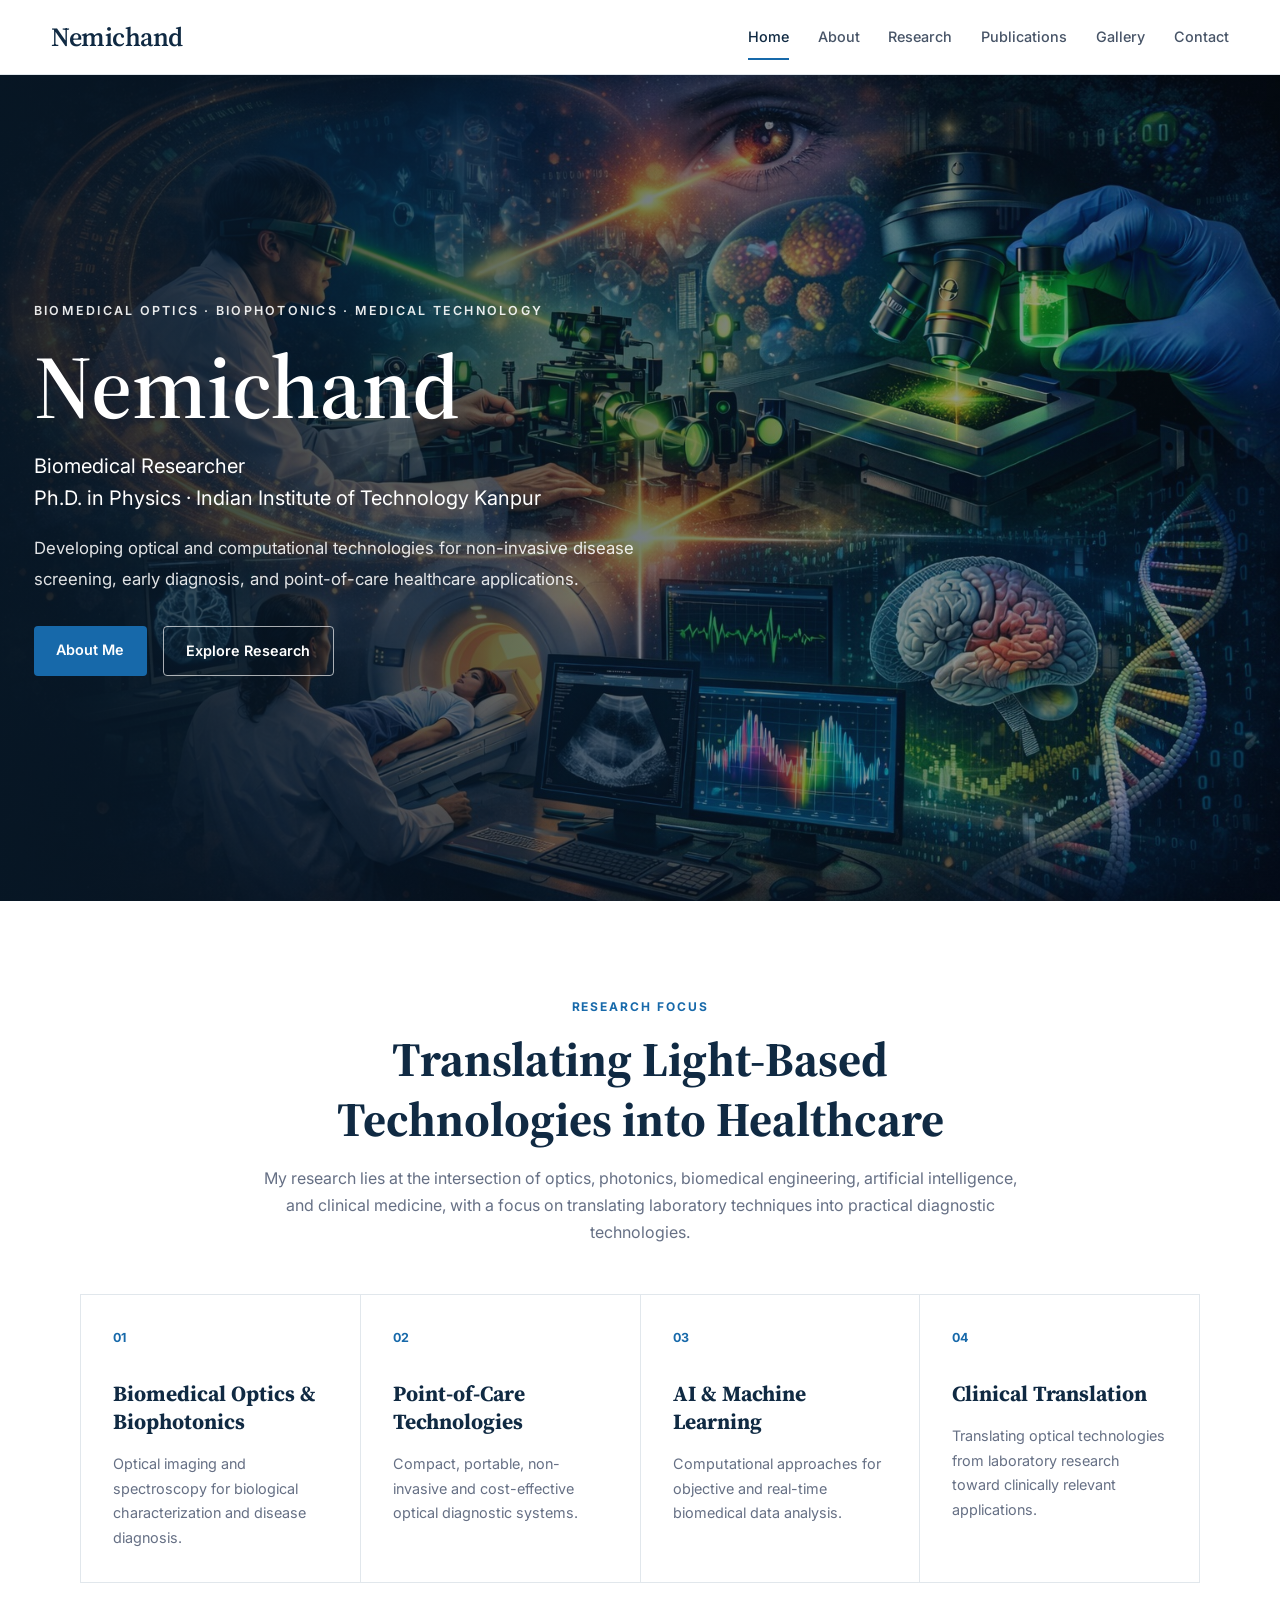
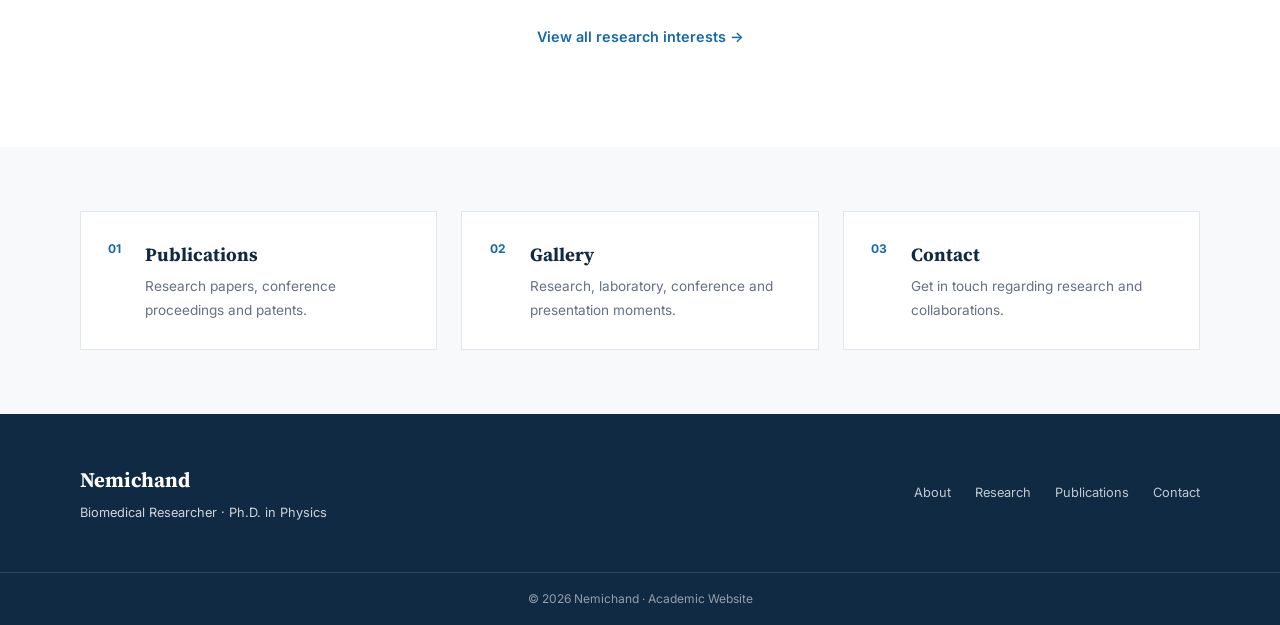
<file: index.html>
<!DOCTYPE html>
<html lang="en">
<head>
  <meta charset="UTF-8">
  <meta name="viewport" content="width=device-width, initial-scale=1.0">

  <title>Nemichand | Biomedical Researcher</title>

  <meta name="description"
        content="Academic website of Nemichand, a biomedical researcher working in biomedical optics, biophotonics, optical imaging, spectroscopy and point-of-care diagnostic technologies.">

  <link rel="preconnect" href="https://fonts.googleapis.com">
  <link rel="preconnect" href="https://fonts.gstatic.com" crossorigin>

  <link href="https://fonts.googleapis.com/css2?family=Inter:wght@400;500;600;700&family=Source+Serif+4:wght@500;600&display=swap"
        rel="stylesheet">

  <link rel="stylesheet" href="style.css">
</head>

<body>

<!-- ================= HEADER ================= -->

<header class="site-header">

  <div class="nav-container">

    <a href="index.html" class="logo">
      Nemichand
    </a>

    <nav class="main-nav">

      <a href="index.html" class="active">Home</a>
      <a href="about.html">About</a>
      <a href="research.html">Research</a>
      <a href="publications.html">Publications</a>
      <a href="gallery.html">Gallery</a>
      <a href="contact.html">Contact</a>

    </nav>

  </div>

</header>


<!-- ================= HERO ================= -->

<main>

<section class="hero">

  <div class="hero-overlay">

    <div class="hero-content">

      <p class="hero-label">
        BIOMEDICAL OPTICS · BIOPHOTONICS · MEDICAL TECHNOLOGY
      </p>

      <h1>
        Nemichand
      </h1>

      <p class="hero-subtitle">
        Biomedical Researcher<br>
        Ph.D. in Physics · Indian Institute of Technology Kanpur
      </p>

      <p class="hero-description">
        Developing optical and computational technologies for
        non-invasive disease screening, early diagnosis, and
        point-of-care healthcare applications.
      </p>

      <div class="hero-buttons">

        <a href="about.html" class="btn btn-primary">
          About Me
        </a>

        <a href="research.html" class="btn btn-outline">
          Explore Research
        </a>

      </div>

    </div>

  </div>

</section>


<!-- ================= RESEARCH SUMMARY ================= -->

<section class="home-section">

  <div class="container">

    <div class="section-heading center">

      <p class="eyebrow">
        RESEARCH FOCUS
      </p>

      <h2>
        Translating Light-Based Technologies into Healthcare
      </h2>

      <p>
        My research lies at the intersection of optics, photonics,
        biomedical engineering, artificial intelligence, and clinical
        medicine, with a focus on translating laboratory techniques
        into practical diagnostic technologies.
      </p>

    </div>


    <div class="research-preview">

      <div class="research-preview-card">

        <span class="number">01</span>

        <h3>
          Biomedical Optics & Biophotonics
        </h3>

        <p>
          Optical imaging and spectroscopy for biological
          characterization and disease diagnosis.
        </p>

      </div>


      <div class="research-preview-card">

        <span class="number">02</span>

        <h3>
          Point-of-Care Technologies
        </h3>

        <p>
          Compact, portable, non-invasive and cost-effective
          optical diagnostic systems.
        </p>

      </div>


      <div class="research-preview-card">

        <span class="number">03</span>

        <h3>
          AI & Machine Learning
        </h3>

        <p>
          Computational approaches for objective and real-time
          biomedical data analysis.
        </p>

      </div>


      <div class="research-preview-card">

        <span class="number">04</span>

        <h3>
          Clinical Translation
        </h3>

        <p>
          Translating optical technologies from laboratory research
          toward clinically relevant applications.
        </p>

      </div>

    </div>


    <div class="center-button">

      <a href="research.html" class="text-link">
        View all research interests →
      </a>

    </div>

  </div>

</section>


<!-- ================= QUICK LINKS ================= -->

<section class="home-highlight">

  <div class="container">

    <div class="highlight-grid">

      <a href="publications.html" class="highlight-item">

        <span class="highlight-number">01</span>

        <div>
          <h3>Publications</h3>
          <p>
            Research papers, conference proceedings and patents.
          </p>
        </div>

      </a>


      <a href="gallery.html" class="highlight-item">

        <span class="highlight-number">02</span>

        <div>
          <h3>Gallery</h3>
          <p>
            Research, laboratory, conference and presentation moments.
          </p>
        </div>

      </a>


      <a href="contact.html" class="highlight-item">

        <span class="highlight-number">03</span>

        <div>
          <h3>Contact</h3>
          <p>
            Get in touch regarding research and collaborations.
          </p>
        </div>

      </a>

    </div>

  </div>

</section>

</main>


<!-- ================= FOOTER ================= -->

<footer>

  <div class="footer-container">

    <div>
      <strong>Nemichand</strong>
      <p>
        Biomedical Researcher · Ph.D. in Physics
      </p>
    </div>

    <div class="footer-links">

      <a href="about.html">About</a>
      <a href="research.html">Research</a>
      <a href="publications.html">Publications</a>
      <a href="contact.html">Contact</a>

    </div>

  </div>

  <div class="copyright">
    © 2026 Nemichand · Academic Website
  </div>

</footer>

</body>
</html>
</file>
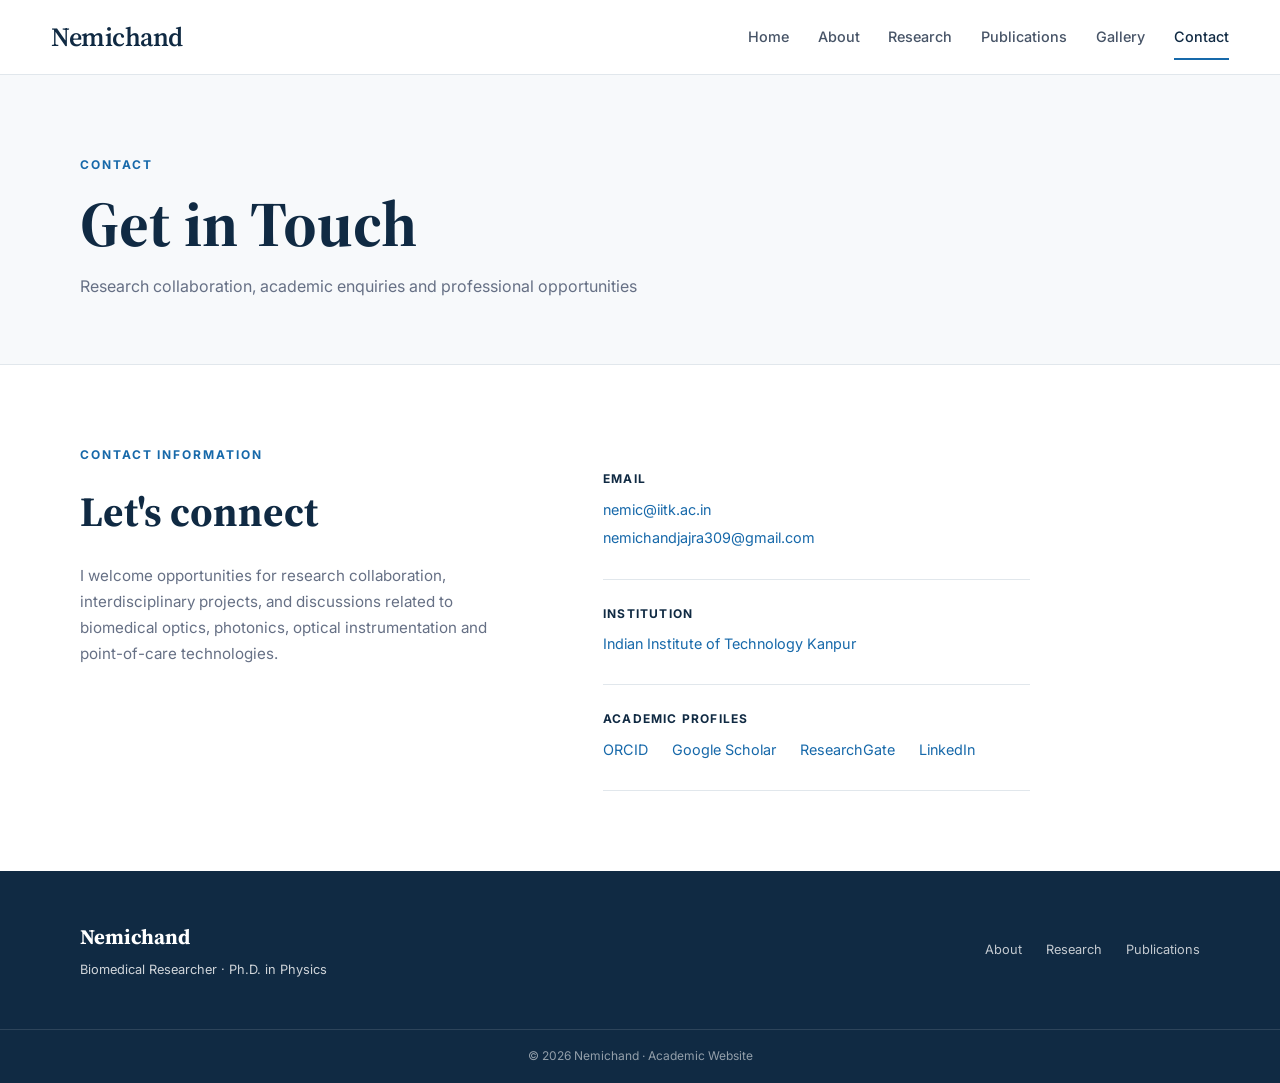
<file: contact.html>
<!DOCTYPE html>
<html lang="en">

<head>

  <meta charset="UTF-8">
  <meta name="viewport" content="width=device-width, initial-scale=1.0">

  <title>Contact | Nemichand</title>

  <link rel="preconnect" href="https://fonts.googleapis.com">
  <link rel="preconnect" href="https://fonts.gstatic.com" crossorigin>

  <link href="https://fonts.googleapis.com/css2?family=Inter:wght@400;500;600;700&family=Source+Serif+4:wght@500;600&display=swap"
        rel="stylesheet">

  <link rel="stylesheet" href="style.css">

</head>

<body>


<header class="site-header">

  <div class="nav-container">

    <a href="index.html" class="logo">Nemichand</a>

    <nav class="main-nav">

      <a href="index.html">Home</a>
      <a href="about.html">About</a>
      <a href="research.html">Research</a>
      <a href="publications.html">Publications</a>
      <a href="gallery.html">Gallery</a>
      <a href="contact.html" class="active">Contact</a>

    </nav>

  </div>

</header>


<main>

<section class="page-header">

  <div class="container">

    <p class="eyebrow">CONTACT</p>

    <h1>Get in Touch</h1>

    <p>
      Research collaboration, academic enquiries and professional opportunities
    </p>

  </div>

</section>


<section class="content-section">

  <div class="container">

    <div class="contact-grid">


      <div class="contact-intro">

        <p class="eyebrow">
          CONTACT INFORMATION
        </p>

        <h2>
          Let's connect
        </h2>

        <p>
          I welcome opportunities for research collaboration,
          interdisciplinary projects, and discussions related to
          biomedical optics, photonics, optical instrumentation and
          point-of-care technologies.
        </p>

      </div>


      <div class="contact-details">


        <div class="contact-item">

          <span class="contact-label">
            Email
          </span>

          <a href="mailto:nemic@iitk.ac.in">
            nemic@iitk.ac.in
          </a>

          <a href="mailto:nemichandjajra309@gmail.com">
            nemichandjajra309@gmail.com
          </a>

        </div>


        <div class="contact-item">

          <span class="contact-label">
            Institution
          </span>

          <a href="https://www.iitk.ac.in/" target="_blank">
            Indian Institute of Technology Kanpur
          </a>

        </div>


        <div class="contact-item">

          <span class="contact-label">
            Academic Profiles
          </span>

          <div class="profile-links">

            <a href="https://orcid.org/0009-0005-8697-1362"
               target="_blank">
              ORCID
            </a>

            <a href="https://scholar.google.com/citations?user=5eaMsxEAAAAJ&hl=en&oi=ao"
               target="_blank">
              Google Scholar
            </a>

            <a href="https://www.researchgate.net/profile/Nemi-Chand?ev=hdr_xprf"
               target="_blank">
              ResearchGate
            </a>
            <a href="https://www.linkedin.com/in/nemi-jajra-21177619b/"
               target="_blank">
              LinkedIn
            </a>



          </div>

        </div>


      </div>

    </div>

  </div>

</section>

</main>


<footer>

  <div class="footer-container">

    <div>
      <strong>Nemichand</strong>
      <p>Biomedical Researcher · Ph.D. in Physics</p>
    </div>

    <div class="footer-links">
      <a href="about.html">About</a>
      <a href="research.html">Research</a>
      <a href="publications.html">Publications</a>
    </div>

  </div>

  <div class="copyright">
    © 2026 Nemichand · Academic Website
  </div>

</footer>

</body>
</html>
</file>
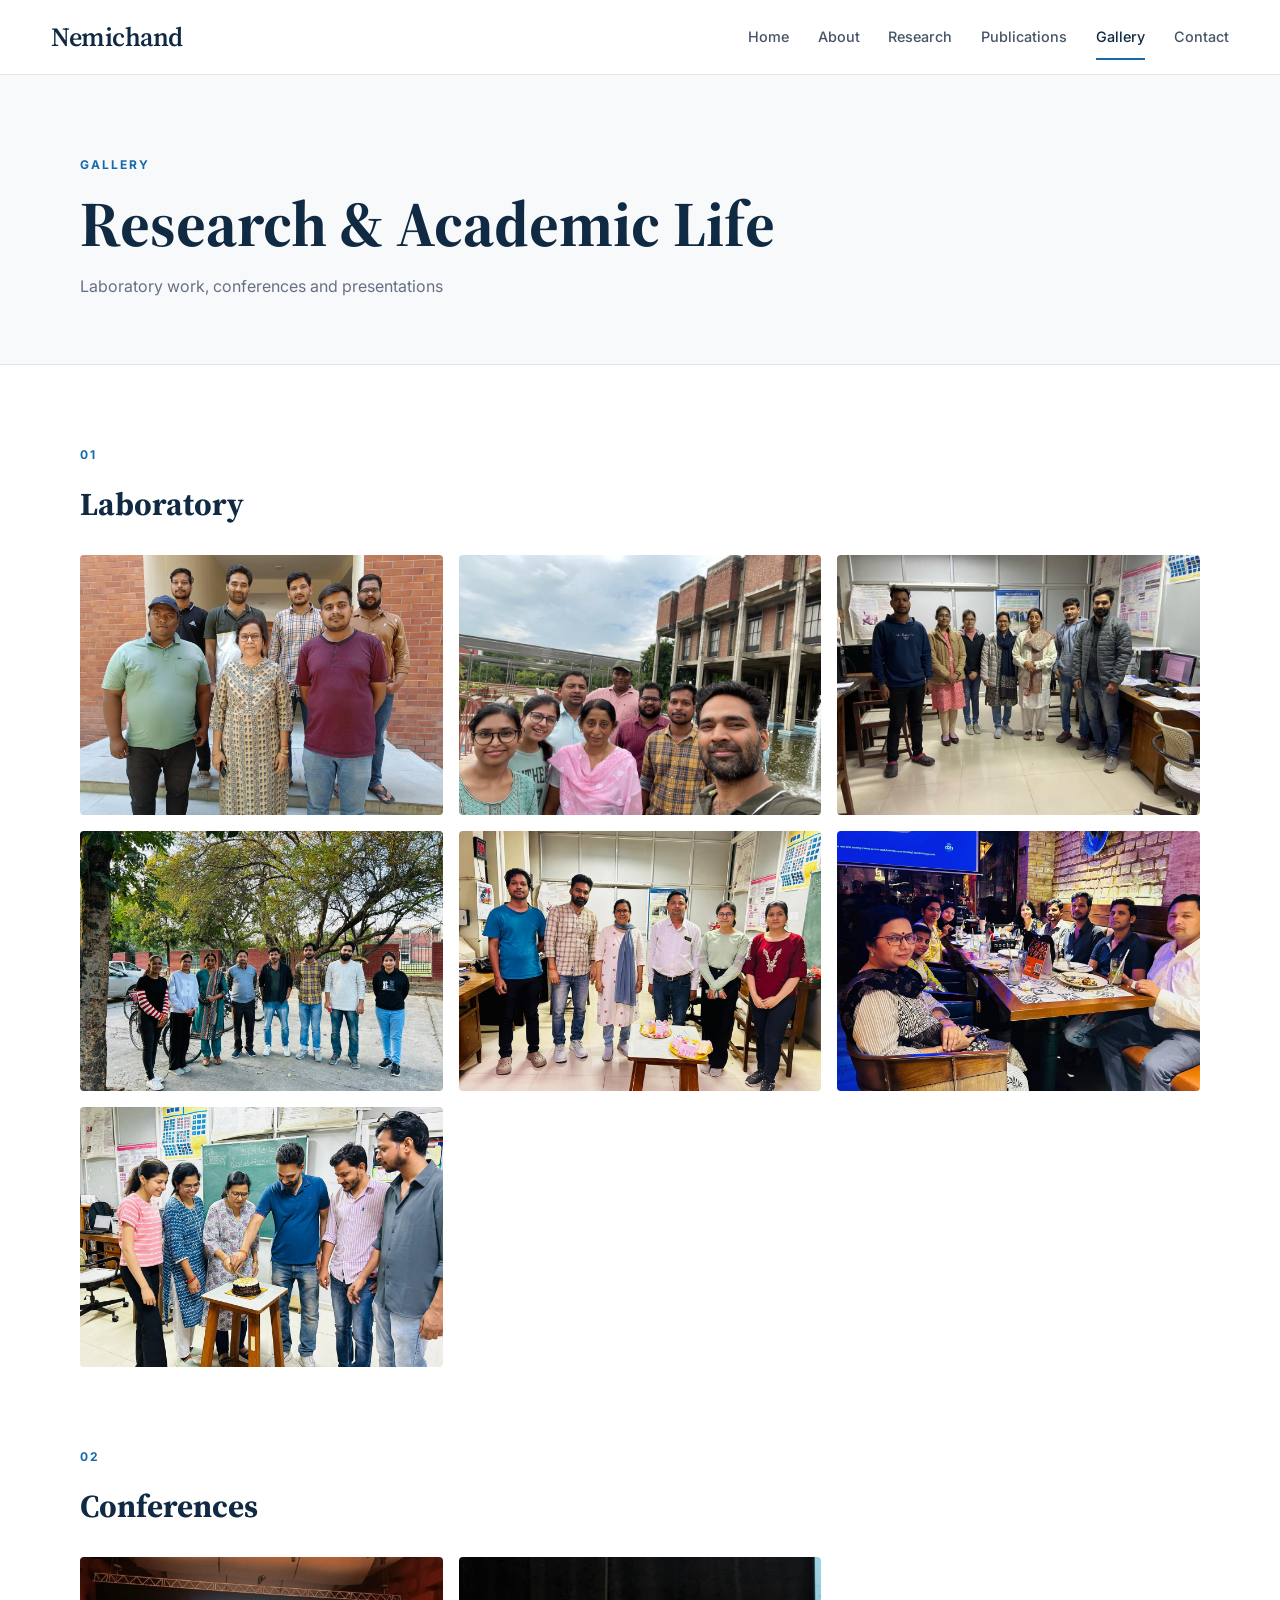
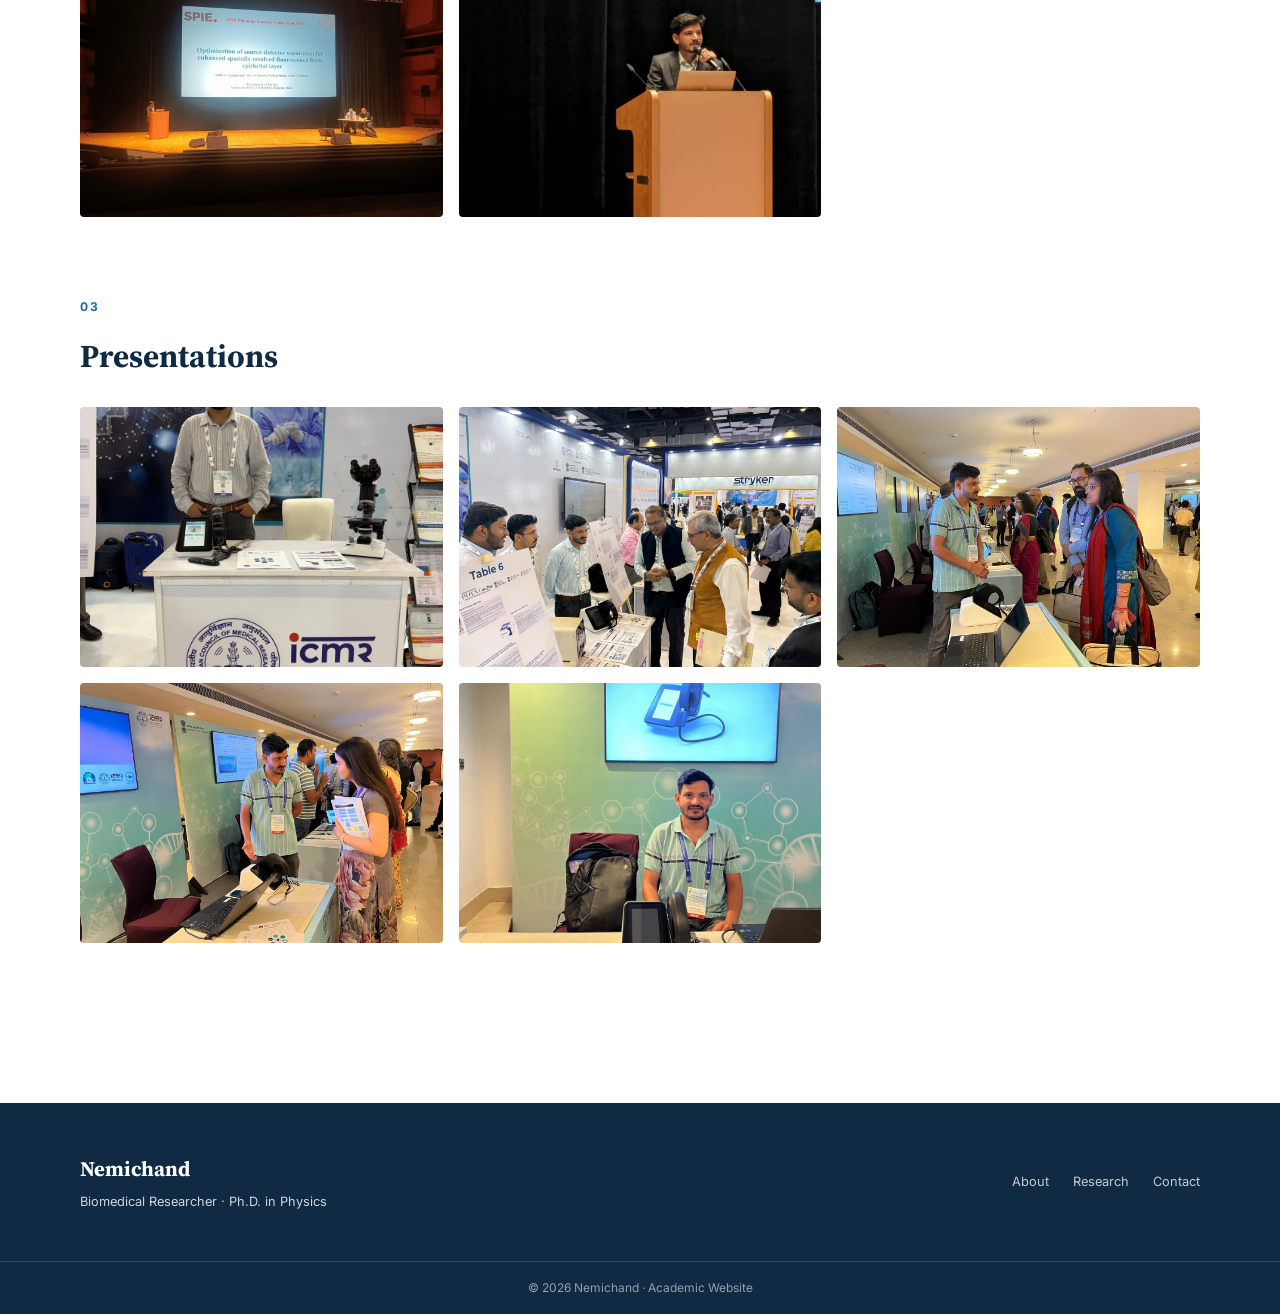
<file: gallery.html>
<!DOCTYPE html>
<html lang="en">

<head>

  <meta charset="UTF-8">
  <meta name="viewport" content="width=device-width, initial-scale=1.0">

  <title>Gallery | Nemichand</title>

  <link rel="preconnect" href="https://fonts.googleapis.com">
  <link rel="preconnect" href="https://fonts.gstatic.com" crossorigin>

  <link href="https://fonts.googleapis.com/css2?family=Inter:wght@400;500;600;700&family=Source+Serif+4:wght@500;600&display=swap"
        rel="stylesheet">

  <link rel="stylesheet" href="style.css">

</head>

<body>


<header class="site-header">

  <div class="nav-container">

    <a href="index.html" class="logo">Nemichand</a>

    <nav class="main-nav">

      <a href="index.html">Home</a>
      <a href="about.html">About</a>
      <a href="research.html">Research</a>
      <a href="publications.html">Publications</a>
      <a href="gallery.html" class="active">Gallery</a>
      <a href="contact.html">Contact</a>

    </nav>

  </div>

</header>


<main>

<section class="page-header">

  <div class="container">

    <p class="eyebrow">GALLERY</p>

    <h1>Research & Academic Life</h1>

    <p>
      Laboratory work, conferences and presentations
    </p>

  </div>

</section>


<section class="content-section">

  <div class="container">


    <div class="gallery-section">

      <div class="gallery-title">

        <p class="eyebrow">01</p>

        <h2>Laboratory</h2>

      </div>

      <div class="gallery-grid">

        <img src="L1.jpeg" alt="Laboratory">
        <img src="L2.jpeg" alt="Laboratory">
        <img src="L3.jpeg" alt="Laboratory">
        <img src="L4.jpeg" alt="Laboratory">
        <img src="L5.jpeg" alt="Laboratory">
        <img src="L6.jpeg" alt="Laboratory">
        <img src="L7.jpeg" alt="Laboratory">

      </div>

    </div>


    <div class="gallery-section">

      <div class="gallery-title">

        <p class="eyebrow">02</p>

        <h2>Conferences</h2>

      </div>

      <div class="gallery-grid">

        <img src="C1.jpeg" alt="Conference">
        <img src="C2.jpeg" alt="Conference">

      </div>

    </div>


    <div class="gallery-section">

      <div class="gallery-title">

        <p class="eyebrow">03</p>

        <h2>Presentations</h2>

      </div>

      <div class="gallery-grid">

        <img src="P1.jpeg" alt="Research presentation">
        <img src="P2.jpeg" alt="Research presentation">
        <img src="P3.jpeg" alt="Research presentation">
        <img src="P4.jpeg" alt="Research presentation">
        <img src="P5.jpeg" alt="Research presentation">

      </div>

    </div>


  </div>

</section>

</main>


<footer>

  <div class="footer-container">

    <div>
      <strong>Nemichand</strong>
      <p>Biomedical Researcher · Ph.D. in Physics</p>
    </div>

    <div class="footer-links">
      <a href="about.html">About</a>
      <a href="research.html">Research</a>
      <a href="contact.html">Contact</a>
    </div>

  </div>

  <div class="copyright">
    © 2026 Nemichand · Academic Website
  </div>

</footer>

</body>
</html>
</file>
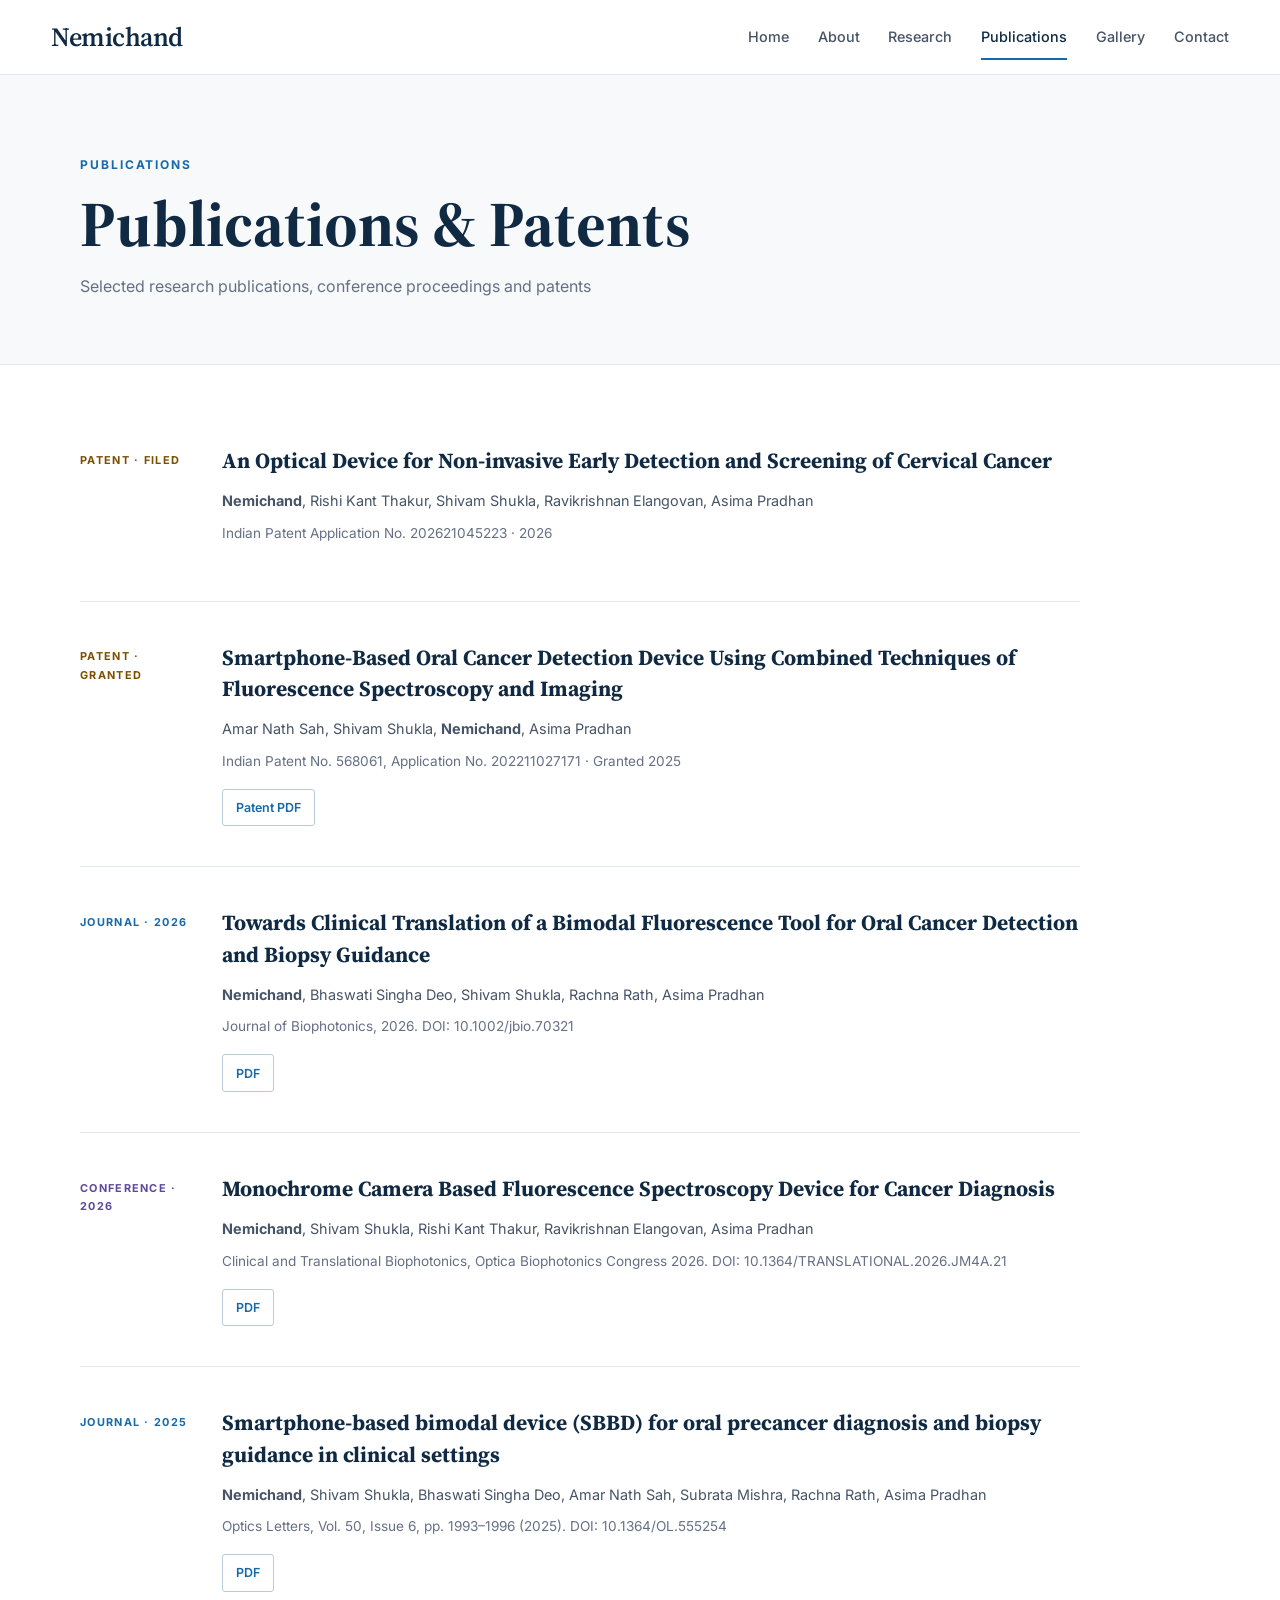
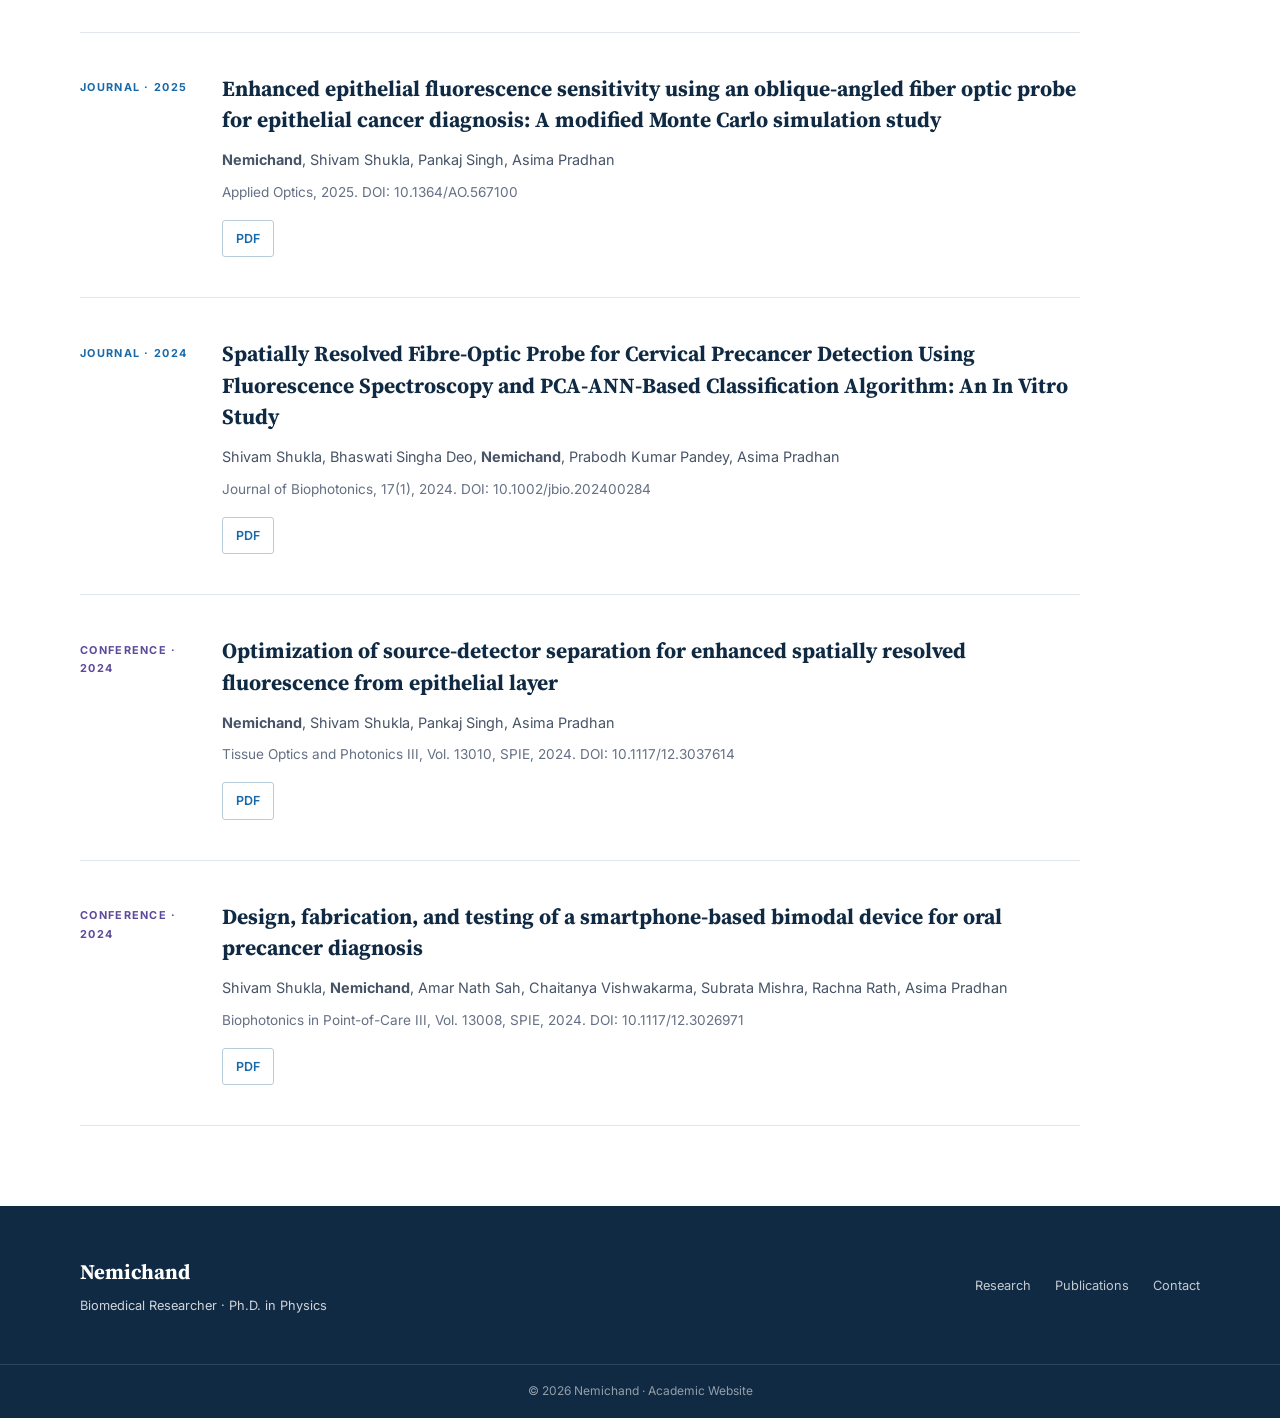
<file: publications.html>
<!DOCTYPE html>
<html lang="en">

<head>
  <meta charset="UTF-8">
  <meta name="viewport" content="width=device-width, initial-scale=1.0">

  <title>Publications | Nemichand</title>

  <link rel="preconnect" href="https://fonts.googleapis.com">
  <link rel="preconnect" href="https://fonts.gstatic.com" crossorigin>

  <link
    href="https://fonts.googleapis.com/css2?family=Inter:wght@400;500;600;700&family=Source+Serif+4:wght@500;600&display=swap"
    rel="stylesheet">

  <link rel="stylesheet" href="style.css">
</head>

<body>

<header class="site-header">

  <div class="nav-container">

    <a href="index.html" class="logo">Nemichand</a>

    <nav class="main-nav">

      <a href="index.html">Home</a>

      <a href="about.html">About</a>

      <a href="research.html">Research</a>

      <a href="publications.html" class="active">Publications</a>

      <a href="gallery.html">Gallery</a>

      <a href="contact.html">Contact</a>

    </nav>

  </div>

</header>


<main>

  <!-- PAGE HEADER -->

  <section class="page-header">

    <div class="container">

      <p class="eyebrow">PUBLICATIONS</p>

      <h1>Publications &amp; Patents</h1>

      <p>
        Selected research publications, conference proceedings and patents
      </p>

    </div>

  </section>


  <!-- PUBLICATION LIST -->

  <section class="content-section">

    <div class="container">

      <div class="publication-list">


        <!-- PATENT — FILED -->

        <article class="publication">

          <div class="publication-type patent">
            PATENT · FILED
          </div>

          <div class="publication-content">

            <h2>
              An Optical Device for Non-invasive Early Detection and Screening of Cervical Cancer
            </h2>

            <p class="authors">
              <strong>Nemichand</strong>,
              Rishi Kant Thakur,
              Shivam Shukla,
              Ravikrishnan Elangovan,
              Asima Pradhan
            </p>

            <p class="journal">
              Indian Patent Application No. 202621045223 · 2026
            </p>

          </div>

        </article>


        <!-- PATENT — GRANTED -->

        <article class="publication">

          <div class="publication-type patent">
            PATENT · GRANTED
          </div>

          <div class="publication-content">

            <h2>
              Smartphone-Based Oral Cancer Detection Device Using Combined Techniques of Fluorescence Spectroscopy and Imaging
            </h2>

            <p class="authors">
              Amar Nath Sah,
              Shivam Shukla,
              <strong>Nemichand</strong>,
              Asima Pradhan
            </p>

            <p class="journal">
              Indian Patent No. 568061,
              Application No. 202211027171 · Granted 2025
            </p>

            <a
              href="patent1.pdf"
              class="small-btn"
              target="_blank"
              rel="noopener noreferrer"
            >
              Patent PDF
            </a>

          </div>

        </article>


        <!-- JOURNAL — 2026 -->

        <article class="publication">

          <div class="publication-type">
            JOURNAL · 2026
          </div>

          <div class="publication-content">

            <h2>
              Towards Clinical Translation of a Bimodal Fluorescence Tool for Oral Cancer Detection and Biopsy Guidance
            </h2>

            <p class="authors">
              <strong>Nemichand</strong>,
              Bhaswati Singha Deo,
              Shivam Shukla,
              Rachna Rath,
              Asima Pradhan
            </p>

            <p class="journal">
              Journal of Biophotonics, 2026.
              DOI: 10.1002/jbio.70321
            </p>

            <a
              href="mlp.pdf"
              class="small-btn"
              target="_blank"
              rel="noopener noreferrer"
            >
              PDF
            </a>

          </div>

        </article>


        <!-- CONFERENCE — 2026 -->

        <article class="publication">

          <div class="publication-type conference">
            CONFERENCE · 2026
          </div>

          <div class="publication-content">

            <h2>
              Monochrome Camera Based Fluorescence Spectroscopy Device for Cancer Diagnosis
            </h2>

            <p class="authors">
              <strong>Nemichand</strong>,
              Shivam Shukla,
              Rishi Kant Thakur,
              Ravikrishnan Elangovan,
              Asima Pradhan
            </p>

            <p class="journal">
              Clinical and Translational Biophotonics,
              Optica Biophotonics Congress 2026.
              DOI: 10.1364/TRANSLATIONAL.2026.JM4A.21
            </p>

            <a
              href="monochrome.pdf"
              class="small-btn"
              target="_blank"
              rel="noopener noreferrer"
            >
              PDF
            </a>

          </div>

        </article>


        <!-- JOURNAL — 2025 -->

        <article class="publication">

          <div class="publication-type">
            JOURNAL · 2025
          </div>

          <div class="publication-content">

            <h2>
              Smartphone-based bimodal device (SBBD) for oral precancer diagnosis and biopsy guidance in clinical settings
            </h2>

            <p class="authors">
              <strong>Nemichand</strong>,
              Shivam Shukla,
              Bhaswati Singha Deo,
              Amar Nath Sah,
              Subrata Mishra,
              Rachna Rath,
              Asima Pradhan
            </p>

            <p class="journal">
              Optics Letters, Vol. 50, Issue 6,
              pp. 1993–1996 (2025).
              DOI: 10.1364/OL.555254
            </p>

            <a
              href="paper3.pdf"
              class="small-btn"
              target="_blank"
              rel="noopener noreferrer"
            >
              PDF
            </a>

          </div>

        </article>


        <!-- JOURNAL — 2025 -->

        <article class="publication">

          <div class="publication-type">
            JOURNAL · 2025
          </div>

          <div class="publication-content">

            <h2>
              Enhanced epithelial fluorescence sensitivity using an oblique-angled fiber optic probe for epithelial cancer diagnosis: A modified Monte Carlo simulation study
            </h2>

            <p class="authors">
              <strong>Nemichand</strong>,
              Shivam Shukla,
              Pankaj Singh,
              Asima Pradhan
            </p>

            <p class="journal">
              Applied Optics, 2025.
              DOI: 10.1364/AO.567100
            </p>

            <a
              href="paper4.pdf"
              class="small-btn"
              target="_blank"
              rel="noopener noreferrer"
            >
              PDF
            </a>

          </div>

        </article>


        <!-- JOURNAL — 2024 -->

        <article class="publication">

          <div class="publication-type">
            JOURNAL · 2024
          </div>

          <div class="publication-content">

            <h2>
              Spatially Resolved Fibre-Optic Probe for Cervical Precancer Detection Using Fluorescence Spectroscopy and PCA-ANN-Based Classification Algorithm: An In Vitro Study
            </h2>

            <p class="authors">
              Shivam Shukla,
              Bhaswati Singha Deo,
              <strong>Nemichand</strong>,
              Prabodh Kumar Pandey,
              Asima Pradhan
            </p>

            <p class="journal">
              Journal of Biophotonics, 17(1), 2024.
              DOI: 10.1002/jbio.202400284
            </p>

            <a
              href="paper5.pdf"
              class="small-btn"
              target="_blank"
              rel="noopener noreferrer"
            >
              PDF
            </a>

          </div>

        </article>


        <!-- CONFERENCE — 2024 -->

        <article class="publication">

          <div class="publication-type conference">
            CONFERENCE · 2024
          </div>

          <div class="publication-content">

            <h2>
              Optimization of source-detector separation for enhanced spatially resolved fluorescence from epithelial layer
            </h2>

            <p class="authors">
              <strong>Nemichand</strong>,
              Shivam Shukla,
              Pankaj Singh,
              Asima Pradhan
            </p>

            <p class="journal">
              Tissue Optics and Photonics III,
              Vol. 13010, SPIE, 2024.
              DOI: 10.1117/12.3037614
            </p>

            <a
              href="paper1.pdf"
              class="small-btn"
              target="_blank"
              rel="noopener noreferrer"
            >
              PDF
            </a>

          </div>

        </article>


        <!-- CONFERENCE — 2024 -->

        <article class="publication">

          <div class="publication-type conference">
            CONFERENCE · 2024
          </div>

          <div class="publication-content">

            <h2>
              Design, fabrication, and testing of a smartphone-based bimodal device for oral precancer diagnosis
            </h2>

            <p class="authors">
              Shivam Shukla,
              <strong>Nemichand</strong>,
              Amar Nath Sah,
              Chaitanya Vishwakarma,
              Subrata Mishra,
              Rachna Rath,
              Asima Pradhan
            </p>

            <p class="journal">
              Biophotonics in Point-of-Care III,
              Vol. 13008, SPIE, 2024.
              DOI: 10.1117/12.3026971
            </p>

            <a
              href="paper2.pdf"
              class="small-btn"
              target="_blank"
              rel="noopener noreferrer"
            >
              PDF
            </a>

          </div>

        </article>


      </div>

    </div>

  </section>

</main>


<!-- FOOTER -->

<footer>

  <div class="footer-container">

    <div>

      <strong>Nemichand</strong>

      <p>
        Biomedical Researcher · Ph.D. in Physics
      </p>

    </div>


    <div class="footer-links">

      <a href="research.html">Research</a>

      <a href="publications.html">Publications</a>

      <a href="contact.html">Contact</a>

    </div>

  </div>


  <div class="copyright">

    © 2026 Nemichand · Academic Website

  </div>

</footer>


</body>

</html>
</file>
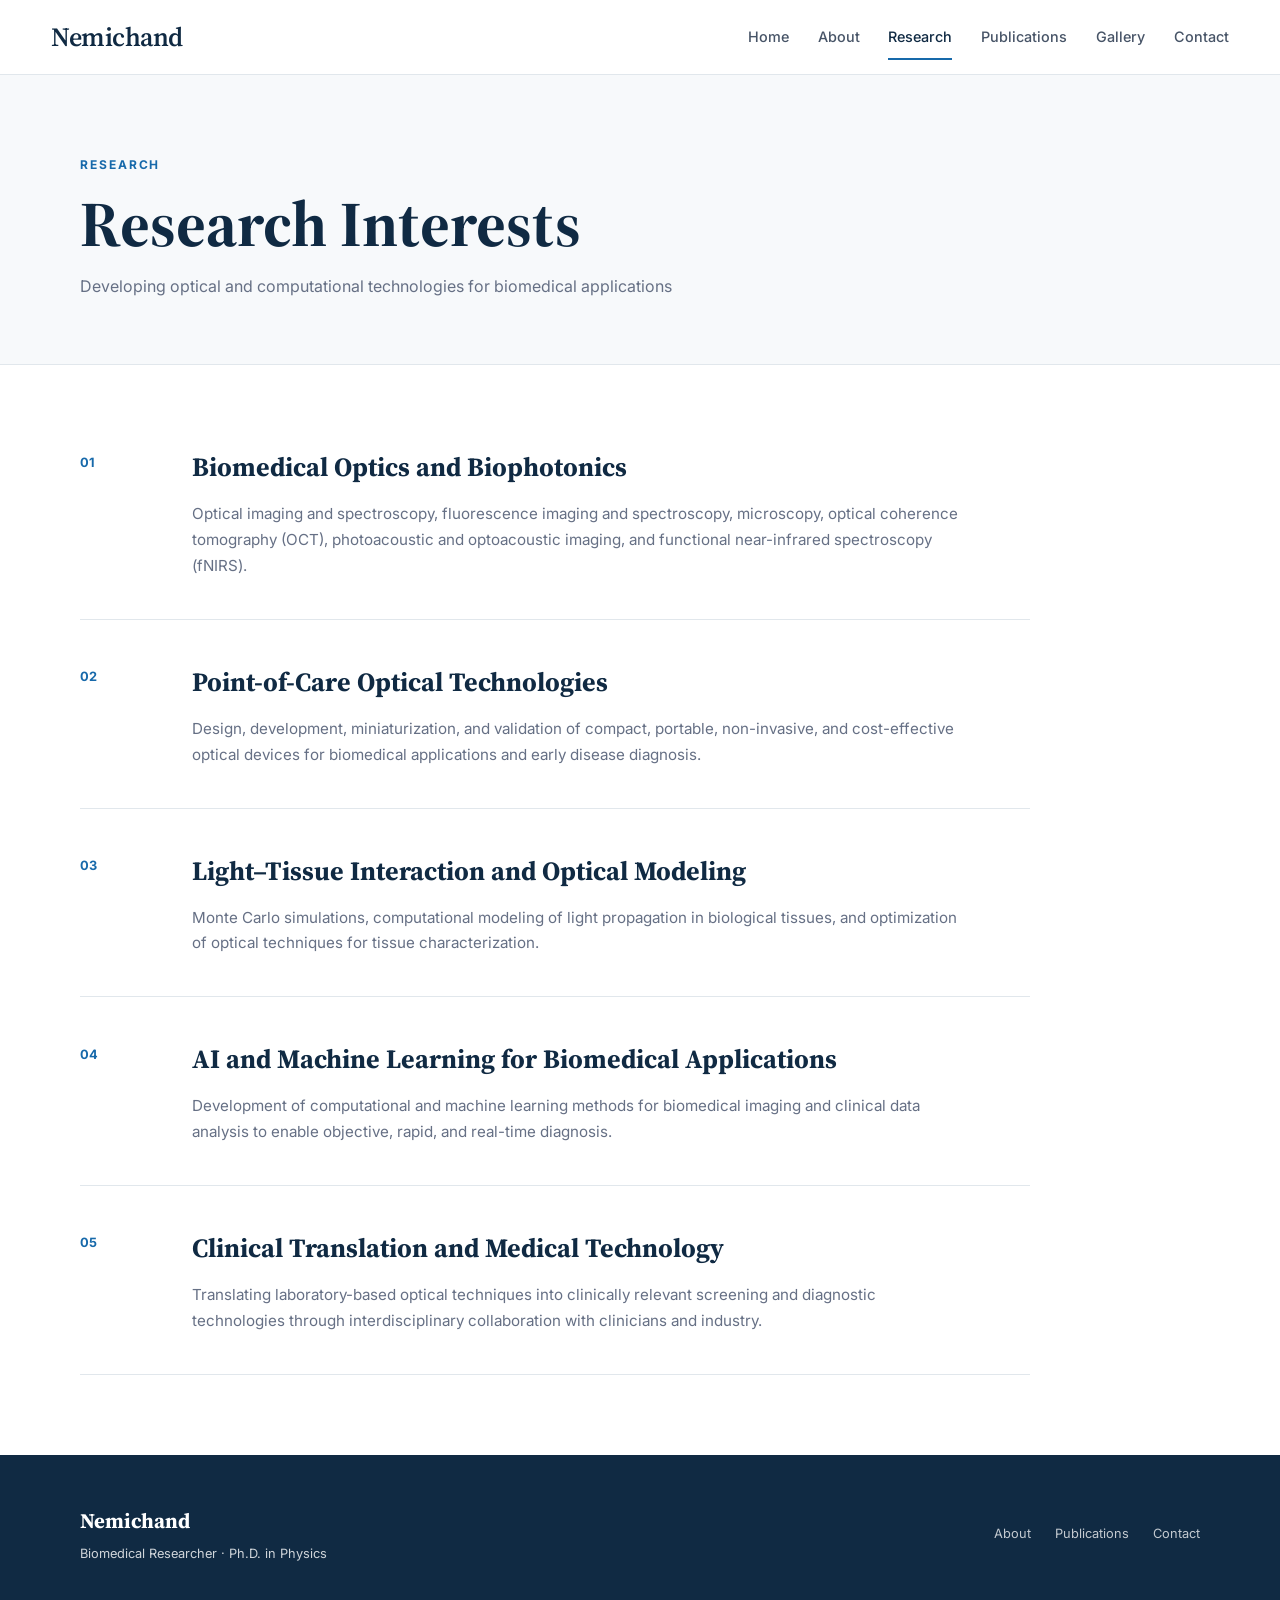
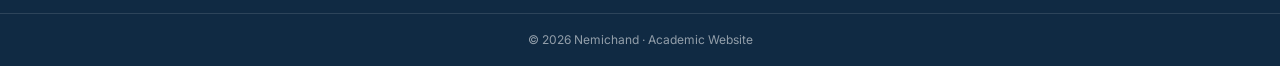
<file: research.html>
<!DOCTYPE html>
<html lang="en">

<head>

  <meta charset="UTF-8">
  <meta name="viewport" content="width=device-width, initial-scale=1.0">

  <title>Research | Nemichand</title>

  <link rel="preconnect" href="https://fonts.googleapis.com">
  <link rel="preconnect" href="https://fonts.gstatic.com" crossorigin>

  <link href="https://fonts.googleapis.com/css2?family=Inter:wght@400;500;600;700&family=Source+Serif+4:wght@500;600&display=swap"
        rel="stylesheet">

  <link rel="stylesheet" href="style.css">

</head>

<body>


<header class="site-header">

  <div class="nav-container">

    <a href="index.html" class="logo">Nemichand</a>

    <nav class="main-nav">

      <a href="index.html">Home</a>
      <a href="about.html">About</a>
      <a href="research.html" class="active">Research</a>
      <a href="publications.html">Publications</a>
      <a href="gallery.html">Gallery</a>
      <a href="contact.html">Contact</a>

    </nav>

  </div>

</header>


<main>

<section class="page-header">

  <div class="container">

    <p class="eyebrow">RESEARCH</p>

    <h1>Research Interests</h1>

    <p>
      Developing optical and computational technologies for biomedical applications
    </p>

  </div>

</section>


<section class="content-section">

  <div class="container">

    <div class="research-detail-list">


      <article class="research-detail">

        <div class="research-number">01</div>

        <div>

          <h2>Biomedical Optics and Biophotonics</h2>

          <p>
            Optical imaging and spectroscopy, fluorescence imaging and
            spectroscopy, microscopy, optical coherence tomography
            (OCT), photoacoustic and optoacoustic imaging, and
            functional near-infrared spectroscopy (fNIRS).
          </p>

        </div>

      </article>


      <article class="research-detail">

        <div class="research-number">02</div>

        <div>

          <h2>Point-of-Care Optical Technologies</h2>

          <p>
            Design, development, miniaturization, and validation of
            compact, portable, non-invasive, and cost-effective optical
            devices for biomedical applications and early disease
            diagnosis.
          </p>

        </div>

      </article>


      <article class="research-detail">

        <div class="research-number">03</div>

        <div>

          <h2>Light–Tissue Interaction and Optical Modeling</h2>

          <p>
            Monte Carlo simulations, computational modeling of light
            propagation in biological tissues, and optimization of
            optical techniques for tissue characterization.
          </p>

        </div>

      </article>


      <article class="research-detail">

        <div class="research-number">04</div>

        <div>

          <h2>AI and Machine Learning for Biomedical Applications</h2>

          <p>
            Development of computational and machine learning methods
            for biomedical imaging and clinical data analysis to enable
            objective, rapid, and real-time diagnosis.
          </p>

        </div>

      </article>


      <article class="research-detail">

        <div class="research-number">05</div>

        <div>

          <h2>Clinical Translation and Medical Technology</h2>

          <p>
            Translating laboratory-based optical techniques into
            clinically relevant screening and diagnostic technologies
            through interdisciplinary collaboration with clinicians
            and industry.
          </p>

        </div>

      </article>


    </div>

  </div>

</section>

</main>


<footer>

  <div class="footer-container">

    <div>
      <strong>Nemichand</strong>
      <p>Biomedical Researcher · Ph.D. in Physics</p>
    </div>

    <div class="footer-links">
      <a href="about.html">About</a>
      <a href="publications.html">Publications</a>
      <a href="contact.html">Contact</a>
    </div>

  </div>

  <div class="copyright">
    © 2026 Nemichand · Academic Website
  </div>

</footer>

</body>
</html>
</file>
<file: style.css>
/* =========================================================
   GLOBAL
========================================================= */

* {
  margin: 0;
  padding: 0;
  box-sizing: border-box;
}

:root {
  --navy: #102a43;
  --blue: #1769aa;
  --light-blue: #eaf3f9;
  --text: #263238;
  --muted: #667085;
  --light: #f7f9fb;
  --white: #ffffff;
  --border: #e1e7ec;
}

html {
  scroll-behavior: smooth;
}

body {
  font-family: 'Inter', sans-serif;
  line-height: 1.7;
  color: var(--text);
  background: var(--white);
}

a {
  color: inherit;
}

.container {
  width: min(90%, 1120px);
  margin: auto;
}


/* =========================================================
   HEADER
========================================================= */

.site-header {
  background: rgba(255, 255, 255, 0.97);
  border-bottom: 1px solid var(--border);
  position: sticky;
  top: 0;
  z-index: 1000;
}

.nav-container {
  width: min(92%, 1200px);
  margin: auto;

  min-height: 74px;

  display: flex;
  align-items: center;
  justify-content: space-between;
}

.logo {
  text-decoration: none;
  color: var(--navy);

  font-family: 'Source Serif 4', serif;
  font-size: 1.65rem;
  font-weight: 600;

  letter-spacing: -0.02em;
}

.main-nav {
  display: flex;
  align-items: center;
  gap: 1.8rem;
}

.main-nav a {
  position: relative;

  text-decoration: none;
  color: #475467;

  font-size: 0.9rem;
  font-weight: 500;

  padding: 0.4rem 0;
}

.main-nav a::after {
  content: "";

  position: absolute;
  left: 0;
  bottom: -4px;

  width: 0;
  height: 2px;

  background: var(--blue);

  transition: width 0.25s ease;
}

.main-nav a:hover,
.main-nav a.active {
  color: var(--navy);
}

.main-nav a:hover::after,
.main-nav a.active::after {
  width: 100%;
}


/* =========================================================
   HERO
========================================================= */

.hero {
  min-height: calc(100vh - 74px);

  background:
    linear-gradient(
      90deg,
      rgba(8, 25, 40, 0.88),
      rgba(8, 25, 40, 0.55),
      rgba(8, 25, 40, 0.35)
    ),
    url("back2.jpeg") center / cover no-repeat;

  display: flex;
  align-items: center;
}

.hero-content {
  width: min(90%, 1120px);
  margin: auto;

  color: white;
}

.hero-label {
  font-size: 0.78rem;
  font-weight: 600;

  letter-spacing: 0.18em;

  margin-bottom: 1.2rem;

  opacity: 0.9;
}

.hero-content h1 {
  font-family: 'Source Serif 4', serif;

  font-size: clamp(3.2rem, 7vw, 5.8rem);
  line-height: 1.05;

  font-weight: 600;

  margin-bottom: 1rem;
}

.hero-subtitle {
  font-size: 1.25rem;
  line-height: 1.6;

  margin-bottom: 1.2rem;
}

.hero-description {
  max-width: 680px;

  font-size: 1.05rem;
  line-height: 1.8;

  color: rgba(255, 255, 255, 0.88);

  margin-bottom: 2rem;
}

.hero-buttons {
  display: flex;
  gap: 1rem;
  flex-wrap: wrap;
}


/* =========================================================
   BUTTONS
========================================================= */

.btn {
  display: inline-block;

  padding: 0.75rem 1.4rem;

  border-radius: 4px;

  text-decoration: none;

  font-size: 0.9rem;
  font-weight: 600;

  transition:
    transform 0.2s ease,
    background 0.2s ease;
}

.btn:hover {
  transform: translateY(-2px);
}

.btn-primary {
  background: var(--blue);
  color: white;
}

.btn-primary:hover {
  background: #125789;
}

.btn-outline {
  color: white;
  border: 1px solid rgba(255, 255, 255, 0.65);
}

.btn-outline:hover {
  background: rgba(255, 255, 255, 0.1);
}


/* =========================================================
   HOME SECTION
========================================================= */

.home-section {
  padding: 6rem 0;
}

.section-heading {
  max-width: 760px;
  margin-bottom: 3rem;
}

.section-heading.center {
  text-align: center;
  margin-left: auto;
  margin-right: auto;
}

.section-heading h2 {
  font-family: 'Source Serif 4', serif;

  color: var(--navy);

  font-size: clamp(2rem, 4vw, 3rem);

  line-height: 1.25;

  margin-bottom: 1rem;
}

.section-heading > p:last-child {
  color: var(--muted);
}


/* =========================================================
   EYEBROW
========================================================= */

.eyebrow {
  color: var(--blue);

  font-size: 0.75rem;
  font-weight: 700;

  letter-spacing: 0.16em;

  margin-bottom: 0.7rem;
}


/* =========================================================
   RESEARCH PREVIEW
========================================================= */

.research-preview {
  display: grid;

  grid-template-columns:
    repeat(4, 1fr);

  gap: 1px;

  background: var(--border);

  border: 1px solid var(--border);
}

.research-preview-card {
  background: white;

  padding: 2rem;

  min-height: 250px;

  transition:
    background 0.25s ease,
    transform 0.25s ease;
}

.research-preview-card:hover {
  background: var(--light-blue);

  transform: translateY(-3px);
}

.number {
  display: block;

  color: var(--blue);

  font-size: 0.78rem;
  font-weight: 700;

  margin-bottom: 2rem;
}

.research-preview-card h3 {
  color: var(--navy);

  font-family: 'Source Serif 4', serif;

  font-size: 1.35rem;

  line-height: 1.3;

  margin-bottom: 1rem;
}

.research-preview-card p {
  color: var(--muted);

  font-size: 0.9rem;
}


/* =========================================================
   TEXT LINK
========================================================= */

.center-button {
  text-align: center;
  margin-top: 2.5rem;
}

.text-link {
  color: var(--blue);

  font-size: 0.9rem;
  font-weight: 600;

  text-decoration: none;
}

.text-link:hover {
  text-decoration: underline;
}


/* =========================================================
   HOME HIGHLIGHTS
========================================================= */

.home-highlight {
  background: var(--light);
  padding: 4rem 0;
}

.highlight-grid {
  display: grid;

  grid-template-columns:
    repeat(3, 1fr);

  gap: 1.5rem;
}

.highlight-item {
  display: flex;

  gap: 1.5rem;

  text-decoration: none;

  padding: 1.7rem;

  background: white;

  border: 1px solid var(--border);

  transition:
    transform 0.25s ease,
    border-color 0.25s ease;
}

.highlight-item:hover {
  transform: translateY(-3px);

  border-color: #b8c9d6;
}

.highlight-number {
  color: var(--blue);

  font-size: 0.75rem;
  font-weight: 700;
}

.highlight-item h3 {
  color: var(--navy);

  font-family: 'Source Serif 4', serif;

  margin-bottom: 0.3rem;
}

.highlight-item p {
  color: var(--muted);

  font-size: 0.85rem;
}


/* =========================================================
   PAGE HEADER
========================================================= */

.page-header {
  background: var(--light);

  border-bottom: 1px solid var(--border);

  padding: 5rem 0 4rem;
}

.page-header h1 {
  font-family: 'Source Serif 4', serif;

  color: var(--navy);

  font-size: clamp(2.5rem, 5vw, 4rem);

  line-height: 1.15;

  margin-bottom: 0.8rem;
}

.page-header p:last-child {
  color: var(--muted);

  font-size: 1rem;
}


/* =========================================================
   CONTENT
========================================================= */

.content-section {
  padding: 5rem 0;
}

.light-section {
  background: var(--light);
}


/* =========================================================
   ABOUT
========================================================= */

.about-grid {
  display: grid;

  grid-template-columns: 280px 1fr;

  gap: 5rem;

  align-items: start;
}

.profile-column {
  text-align: center;
}

.profile-image {
  width: 230px;
  height: 230px;

  object-fit: cover;

  border-radius: 50%;

  border: 7px solid var(--light-blue);
}

.profile-caption {
  margin-top: 1.2rem;

  color: var(--muted);

  font-size: 0.85rem;

  line-height: 1.8;
}

.about-text h2 {
  font-family: 'Source Serif 4', serif;

  color: var(--navy);

  font-size: 2.1rem;

  margin-bottom: 1.5rem;
}

.about-text p {
  color: #4b5563;

  margin-bottom: 1.25rem;

  font-size: 0.98rem;
}


/* =========================================================
   EXPERTISE
========================================================= */

.expertise-grid {
  display: grid;

  grid-template-columns:
    repeat(4, 1fr);

  gap: 1.2rem;
}

.expertise-card {
  background: white;

  padding: 1.7rem;

  border: 1px solid var(--border);

  transition:
    transform 0.2s ease,
    box-shadow 0.2s ease,
    border-color 0.2s ease;
}

.expertise-card:hover {
  transform: translateY(-3px);

  border-color: #b8c9d6;

  box-shadow: 0 6px 14px rgba(16, 42, 67, 0.08);
}

.expertise-card h3 {
  color: var(--navy);

  font-family: 'Source Serif 4', serif;

  margin-bottom: 0.7rem;

  line-height: 1.35;
}

.expertise-card p {
  color: var(--muted);

  font-size: 0.88rem;

  line-height: 1.65;
}


/* =========================================================
   RESEARCH PAGE
========================================================= */

.research-detail-list {
  max-width: 950px;
}

.research-detail {
  display: grid;

  grid-template-columns: 80px 1fr;

  gap: 2rem;

  padding: 2.5rem 0;

  border-bottom: 1px solid var(--border);
}

.research-detail:first-child {
  padding-top: 0;
}

.research-number {
  color: var(--blue);

  font-size: 0.8rem;
  font-weight: 700;

  padding-top: 0.4rem;
}

.research-detail h2 {
  color: var(--navy);

  font-family: 'Source Serif 4', serif;

  font-size: 1.65rem;

  margin-bottom: 0.7rem;
}

.research-detail p {
  color: var(--muted);

  max-width: 780px;

  font-size: 0.95rem;
}


/* =========================================================
   PUBLICATIONS
========================================================= */

.publication-list {
  max-width: 1000px;
}

.publication {
  display: grid;

  grid-template-columns: 110px 1fr;

  gap: 2rem;

  padding: 2.5rem 0;

  border-bottom: 1px solid var(--border);
}

.publication:first-child {
  padding-top: 0;
}

.publication-type {
  align-self: start;

  color: var(--blue);

  font-size: 0.68rem;

  font-weight: 700;

  letter-spacing: 0.12em;

  padding-top: 0.35rem;
}

.publication-type.patent {
  color: #7b4f00;
}

.publication-type.conference {
  color: #5c4a9a;
}

.publication-content h2 {
  color: var(--navy);

  font-family: 'Source Serif 4', serif;

  font-size: 1.35rem;

  line-height: 1.45;

  margin-bottom: 0.8rem;
}

.authors {
  color: #475467;

  font-size: 0.9rem;

  margin-bottom: 0.5rem;
}

.journal {
  color: var(--muted);

  font-size: 0.85rem;

  margin-bottom: 1rem;
}

.small-btn {
  display: inline-block;

  color: var(--blue);

  border: 1px solid #b8cbd9;

  padding: 0.45rem 0.8rem;

  border-radius: 3px;

  font-size: 0.78rem;

  font-weight: 600;

  text-decoration: none;
}

.small-btn:hover {
  background: var(--light-blue);
}


/* =========================================================
   GALLERY
========================================================= */

.gallery-section {
  margin-bottom: 5rem;
}

.gallery-title {
  margin-bottom: 1.5rem;
}

.gallery-title h2 {
  color: var(--navy);

  font-family: 'Source Serif 4', serif;

  font-size: 2rem;
}

.gallery-grid {
  display: grid;

  grid-template-columns:
    repeat(3, 1fr);

  gap: 1rem;
}

.gallery-grid img {
  width: 100%;

  height: 260px;

  object-fit: cover;

  display: block;

  border-radius: 4px;

  transition:
    transform 0.3s ease,
    opacity 0.3s ease;
}

.gallery-grid img:hover {
  transform: scale(1.02);

  opacity: 0.92;
}


/* =========================================================
   CONTACT
========================================================= */

.contact-grid {
  display: grid;

  grid-template-columns: 1fr 1fr;

  gap: 6rem;

  max-width: 950px;
}

.contact-intro h2 {
  font-family: 'Source Serif 4', serif;

  color: var(--navy);

  font-size: 2.6rem;

  margin-bottom: 1rem;
}

.contact-intro p:last-child {
  color: var(--muted);

  font-size: 0.95rem;
}

.contact-item {
  padding: 1.5rem 0;

  border-bottom: 1px solid var(--border);
}

.contact-label {
  display: block;

  color: var(--navy);

  font-size: 0.75rem;

  font-weight: 700;

  letter-spacing: 0.1em;

  text-transform: uppercase;

  margin-bottom: 0.5rem;
}

.contact-item a {
  display: block;

  color: var(--blue);

  text-decoration: none;

  font-size: 0.9rem;

  margin-bottom: 0.25rem;
}

.contact-item a:hover {
  text-decoration: underline;
}

.profile-links {
  display: flex;

  gap: 1.5rem;
}


/* =========================================================
   FOOTER
========================================================= */

footer {
  background: #102a43;

  color: rgba(255, 255, 255, 0.8);

  margin-top: 0;
}

.footer-container {
  width: min(90%, 1120px);

  margin: auto;

  padding: 3rem 0;

  display: flex;

  justify-content: space-between;

  gap: 2rem;
}

.footer-container strong {
  color: white;

  font-family: 'Source Serif 4', serif;

  font-size: 1.3rem;
}

.footer-container p {
  font-size: 0.8rem;

  margin-top: 0.3rem;
}

.footer-links {
  display: flex;

  gap: 1.5rem;

  align-items: center;
}

.footer-links a {
  color: rgba(255, 255, 255, 0.75);

  text-decoration: none;

  font-size: 0.8rem;
}

.footer-links a:hover {
  color: white;
}

.copyright {
  border-top: 1px solid rgba(255, 255, 255, 0.12);

  text-align: center;

  padding: 1rem;

  font-size: 0.75rem;

  color: rgba(255, 255, 255, 0.55);
}


/* =========================================================
   RESPONSIVE
========================================================= */

@media (max-width: 900px) {

  .research-preview {
    grid-template-columns: repeat(2, 1fr);
  }

  .expertise-grid {
    grid-template-columns: repeat(2, 1fr);
  }

  .about-grid {
    grid-template-columns: 220px 1fr;

    gap: 3rem;
  }

  .contact-grid {
    gap: 3rem;
  }

}


@media (max-width: 700px) {

  .nav-container {
    flex-direction: column;

    padding: 1rem 0;

    gap: 0.8rem;
  }

  .main-nav {
    width: 100%;

    justify-content: center;

    gap: 1rem;

    flex-wrap: wrap;
  }

  .main-nav a {
    font-size: 0.78rem;
  }

  .hero {
    min-height: 80vh;
  }

  .hero-content {
    text-align: center;
  }

  .hero-description {
    margin-left: auto;
    margin-right: auto;
  }

  .hero-buttons {
    justify-content: center;
  }

  .research-preview {
    grid-template-columns: 1fr;
  }

  .highlight-grid {
    grid-template-columns: 1fr;
  }

  .about-grid {
    grid-template-columns: 1fr;

    text-align: center;
  }

  .about-text {
    text-align: left;
  }

  .expertise-grid {
    grid-template-columns: 1fr;
  }

  .research-detail {
    grid-template-columns: 45px 1fr;

    gap: 1rem;
  }

  .research-detail h2 {
    font-size: 1.35rem;
  }

  .publication {
    grid-template-columns: 1fr;

    gap: 0.5rem;
  }

  .publication-type {
    margin-bottom: 0.3rem;
  }

  .gallery-grid {
    grid-template-columns: 1fr 1fr;
  }

  .gallery-grid img {
    height: 200px;
  }

  .contact-grid {
    grid-template-columns: 1fr;

    gap: 3rem;
  }

  .footer-container {
    flex-direction: column;
  }

}


@media (max-width: 450px) {

  .gallery-grid {
    grid-template-columns: 1fr;
  }

  .gallery-grid img {
    height: 250px;
  }

}
</file>
